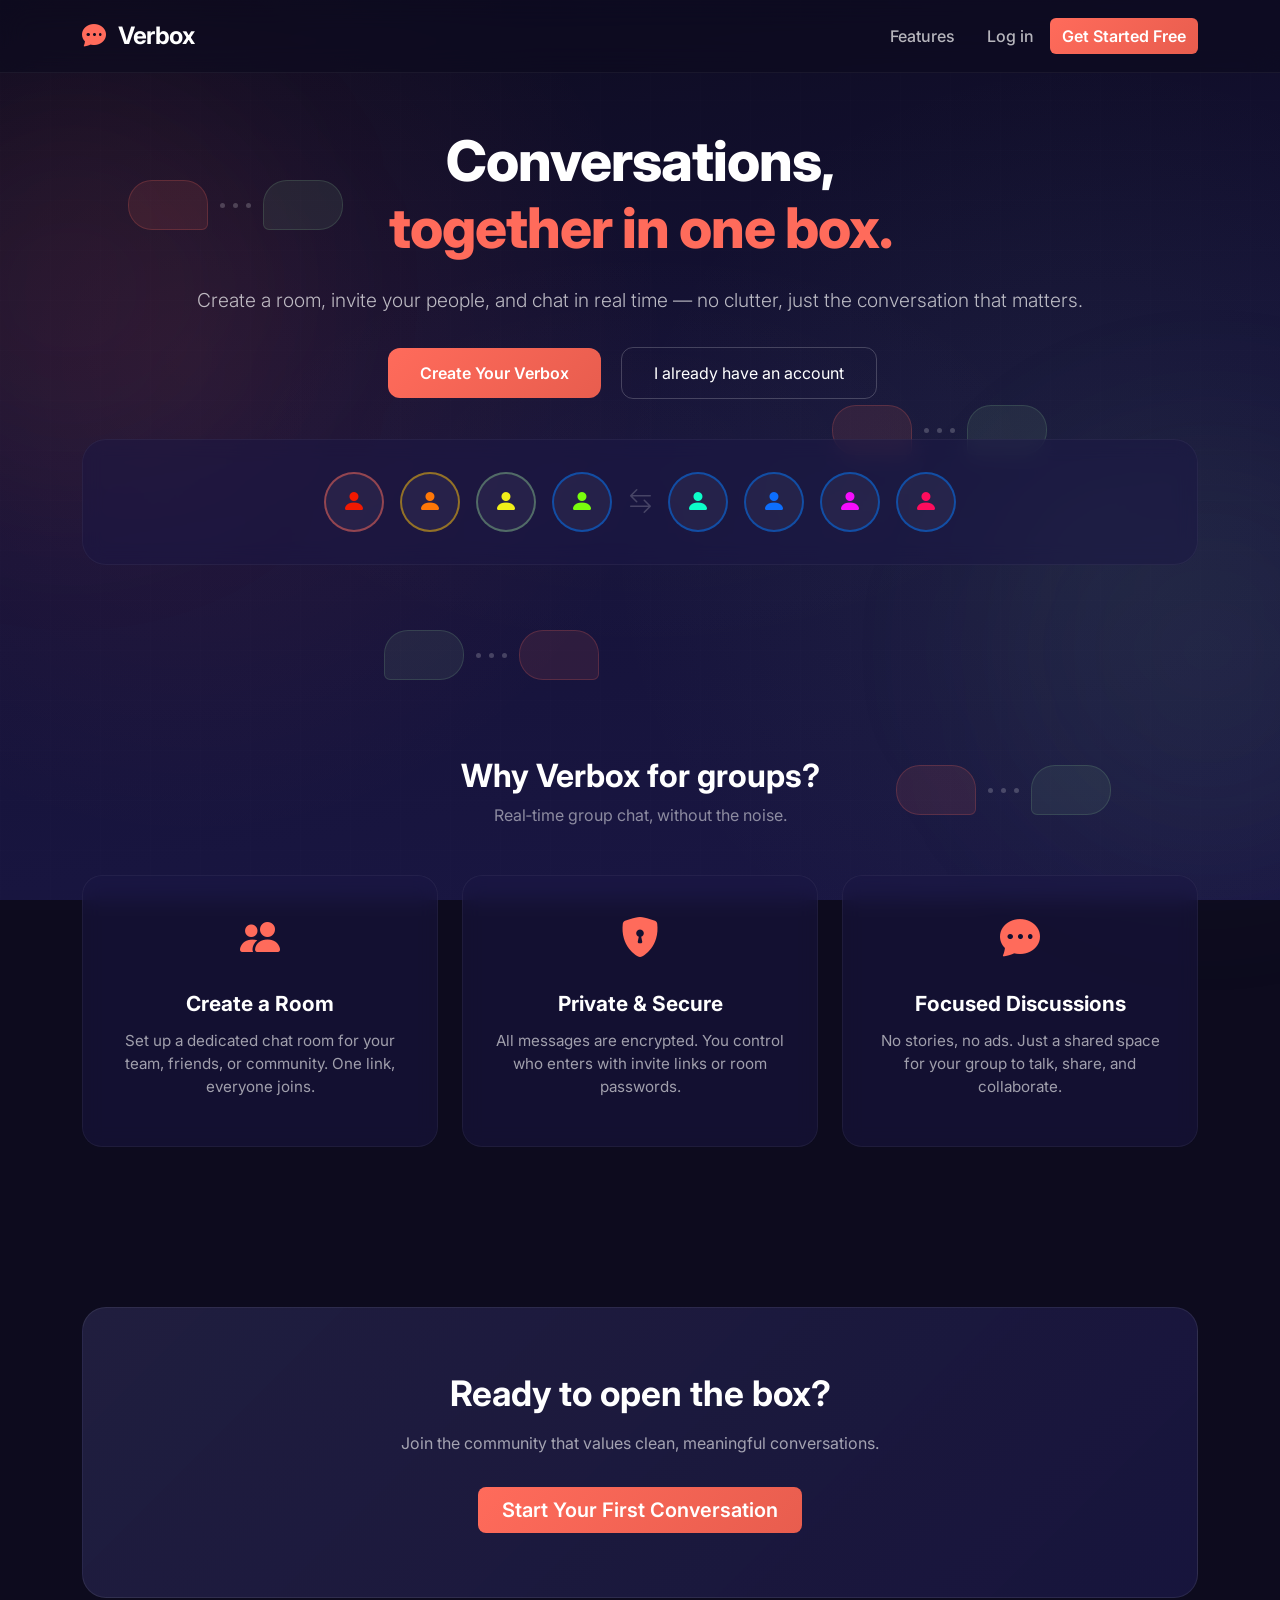
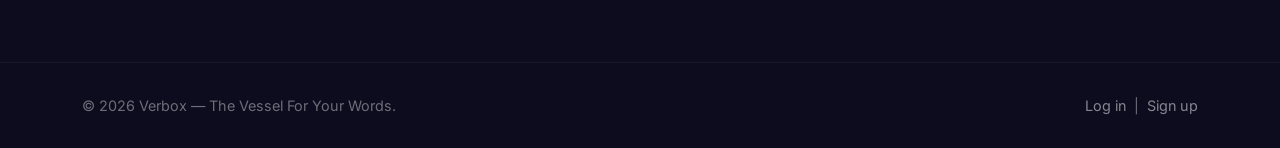
<file: public/index.html>
<!DOCTYPE html>
<html lang="en">
<head>
    <meta charset="UTF-8">
    <meta name="viewport" content="width=device-width, initial-scale=1.0">
    <title>Verbox – Group Chat, Simplified</title>
    <link rel="icon" type="image/svg+xml" href="./verbox-logo.svg">
    <link rel="preconnect" href="https://fonts.googleapis.com">
    <link rel="preconnect" href="https://fonts.gstatic.com" crossorigin>
    <link href="https://fonts.googleapis.com/css2?family=Inter:wght@300;400;500;600;700;800&display=swap" rel="stylesheet">
    <link href="https://cdn.jsdelivr.net/npm/bootstrap@5.3.2/dist/css/bootstrap.min.css" rel="stylesheet">
    <link href="https://cdn.jsdelivr.net/npm/bootstrap-icons@1.11.3/font/bootstrap-icons.css" rel="stylesheet">
    <style>
        * { margin: 0; padding: 0; box-sizing: border-box; }
        body { font-family: 'Inter', sans-serif; background: #0D0B1E; color: #fff; overflow-x: hidden; }
        .bg-wrapper { position: fixed; top: 0; left: 0; width: 100%; height: 100%; z-index: -1;
            background: radial-gradient(ellipse 800px 800px at 15% 40%, rgba(255, 107, 91, 0.08) 0%, transparent 60%),
                        radial-gradient(ellipse 800px 800px at 85% 60%, rgba(127, 182, 133, 0.08) 0%, transparent 60%),
                        radial-gradient(ellipse 600px 300px at 50% 50%, rgba(255,255,255,0.02) 0%, transparent 70%),
                        linear-gradient(170deg, #0D0B1E 0%, #151238 50%, #1A1744 100%); }
        .grid-overlay { position: fixed; top: 0; left: 0; width: 100%; height: 100%; z-index: 0; pointer-events: none; opacity: 0.03;
            background-image: linear-gradient(rgba(255,255,255,0.3) 1px, transparent 1px), linear-gradient(90deg, rgba(255,255,255,0.3) 1px, transparent 1px);
            background-size: 50px 50px; }
        .floating-pairs { position: fixed; top: 0; left: 0; width: 100%; height: 100%; z-index: 0; pointer-events: none; }
        .msg-pair { position: absolute; display: flex; align-items: center; gap: 0; animation: messageTravel 14s infinite ease-in-out; }
        .msg-left { width: 80px; height: 50px; background: rgba(255, 107, 91, 0.1); border: 1px solid rgba(255, 107, 91, 0.2); border-radius: 24px 24px 6px 24px; }
        .msg-right { width: 80px; height: 50px; background: rgba(127, 182, 133, 0.1); border: 1px solid rgba(127, 182, 133, 0.2); border-radius: 24px 24px 24px 6px; }
        .msg-dots { display: flex; gap: 8px; margin: 0 12px; }
        .msg-dots span { width: 5px; height: 5px; background: rgba(255,255,255,0.2); border-radius: 50%; animation: dotPulse 1.8s infinite ease-in-out; }
        .msg-dots span:nth-child(2) { animation-delay: 0.4s; } .msg-dots span:nth-child(3) { animation-delay: 0.8s; }
        @keyframes dotPulse { 0%,100% { opacity:0.2; transform:scale(0.8); } 50% { opacity:0.8; transform:scale(1.3); } }
        .msg-pair:nth-child(1) { top: 20%; left: 10%; animation-delay: 0s; }
        .msg-pair:nth-child(2) { top: 45%; left: 65%; animation-delay: -6s; }
        .msg-pair:nth-child(3) { top: 70%; left: 30%; animation-delay: -3s; flex-direction: row-reverse; }
        .msg-pair:nth-child(4) { top: 85%; left: 70%; animation-delay: -9s; }
        @keyframes messageTravel { 0% { transform: translateX(-60px); opacity:0.2; } 30% { opacity:0.7; } 60% { transform: translateX(60px); opacity:0.6; } 100% { transform: translateX(-60px); opacity:0.2; } }
        .person-orbs { position: fixed; top:0; left:0; width:100%; height:100%; z-index:-1; pointer-events:none; }
        .orb { position:absolute; border-radius:50%; filter:blur(90px); animation: orbBreathe 8s infinite ease-in-out; }
        .orb-a { width:400px; height:400px; background: rgba(255,107,91,0.06); top:10%; left:-10%; }
        .orb-b { width:400px; height:400px; background: rgba(127,182,133,0.06); top:50%; right:-10%; animation-delay: -4s; }
        @keyframes orbBreathe { 0%,100%{ transform:scale(1); opacity:0.4; } 50%{ transform:scale(1.2); opacity:0.8; } }
        .navbar { background: rgba(13, 11, 30, 0.6); backdrop-filter: blur(15px); border-bottom: 1px solid rgba(255,255,255,0.05); padding: 0.8rem 0; }
        .navbar-brand { font-weight: 700; font-size: 1.5rem; color: #fff !important; letter-spacing: -0.5px; }
        .navbar-brand i { color: #FF6B5B; margin-right: 0.5rem; }
        .nav-link { color: rgba(255,255,255,0.7) !important; margin-left: 1rem; font-weight: 500; transition: color 0.2s; }
        .nav-link:hover { color: #FF6B5B !important; }
        .btn-outline-light { border-color: rgba(255,255,255,0.2); color: #fff; }
        .btn-outline-light:hover { background: rgba(255,255,255,0.1); }
        .btn-primary { background: linear-gradient(135deg, #FF6B5B, #e85d4e); border: none; font-weight: 600; }
        .btn-primary:hover { background: linear-gradient(135deg, #FF7B6B, #FF6B5B); }
        .hero { padding: 8rem 0 6rem; position: relative; z-index: 2; }
        .hero h1 { font-size: 3.5rem; font-weight: 800; letter-spacing: -1px; line-height: 1.2; }
        .hero p { font-size: 1.2rem; color: rgba(255,255,255,0.7); margin: 1.5rem 0 2rem; }
        .hero .highlight { color: #FF6B5B; }
        .hero-buttons .btn { padding: 0.8rem 2rem; border-radius: 12px; margin-right: 1rem; margin-bottom: 0.5rem; }
        /* Hero visual – responsive scaling */
        .hero-visual { display: flex; justify-content: center; align-items: center; gap: 1rem; margin-top: 2rem; flex-wrap: wrap; border: 1px solid rgba(255,255,255,0.05); border-radius: 24px; padding: 2rem; background: rgba(26, 23, 68, 0.5); backdrop-filter: blur(10px); }
        .hero-person { width: 60px; height: 60px; border-radius: 50%; background: rgba(255,255,255,0.05); border: 2px solid rgba(255,255,255,0.1); display: flex; align-items: center; justify-content: center; font-size: 1.5rem; transition: all 0.2s; }
        .hero-person:nth-child(1) { border-color: rgba(255,107,91,0.5); color: #f11901; }
        .hero-person:nth-child(2) { border-color: rgba(255,193,7,0.5); color: #ff7707; }
        .hero-person:nth-child(3) { border-color: rgba(127,182,133,0.5); color: #f1ee19; }
        .hero-person:nth-child(4) { border-color: rgba(0,123,255,0.5); color: #79fd0d; }
        .hero-person:nth-child(5) { border-color: rgba(0,123,255,0.5); color: #0dfd19; }
        .hero-person:nth-child(6) { border-color: rgba(0,123,255,0.5); color: #0dfdc9; }
        .hero-person:nth-child(7) { border-color: rgba(0,123,255,0.5); color: #0d6efd; }
        .hero-person:nth-child(8) { border-color: rgba(0,123,255,0.5); color: #f50dfd; }
        .hero-person:nth-child(9) { border-color: rgba(0,123,255,0.5); color: #fd0d5d; }
        .hero-arrow { font-size: 1.5rem; color: rgba(255,255,255,0.2); animation: arrowPulse 1.5s infinite; }
        @keyframes arrowPulse { 0%,100% { opacity:0.3; } 50% { opacity:0.8; } }
        .features { padding: 6rem 0; position: relative; z-index: 2; }
        .feature-card { background: rgba(26, 23, 68, 0.5); backdrop-filter: blur(10px); border: 1px solid rgba(255,255,255,0.05); border-radius: 20px; padding: 2rem; text-align: center; transition: transform 0.3s, box-shadow 0.3s; }
        .feature-card:hover { transform: translateY(-8px); box-shadow: 0 20px 40px rgba(0,0,0,0.3); }
        .feature-icon { font-size: 2.5rem; color: #FF6B5B; margin-bottom: 1.5rem; }
        .feature-title { font-weight: 700; font-size: 1.3rem; margin-bottom: 0.8rem; }
        .feature-text { color: rgba(255,255,255,0.6); font-size: 0.95rem; }
        .cta-section { background: linear-gradient(135deg, rgba(45,43,85,0.6) 0%, rgba(26,23,68,0.8) 100%); border-radius: 24px; padding: 4rem 2rem; margin: 4rem 0; border: 1px solid rgba(255,255,255,0.08); text-align: center; }
        .cta-section h2 { font-weight: 700; font-size: 2.2rem; margin-bottom: 1rem; }
        .cta-section p { color: rgba(255,255,255,0.6); margin-bottom: 2rem; }
        footer { border-top: 1px solid rgba(255,255,255,0.05); padding: 2rem 0; color: rgba(255,255,255,0.4); font-size: 0.9rem; }
        footer a { color: rgba(255,255,255,0.5); text-decoration: none; } footer a:hover { color: #FF6B5B; }

        /* ===== RESPONSIVENESS – from 300px and above ===== */
        @media (max-width: 991.98px) {
            .hero { padding: 6rem 0 4rem; }
            .hero h1 { font-size: 2.8rem; }
            .hero-person { width: 50px; height: 50px; font-size: 1.3rem; }
            .hero-visual { padding: 1.5rem; }
        }
        @media (max-width: 767.98px) {
            .hero h1 { font-size: 2.2rem; }
            .hero p { font-size: 1rem; }
            .hero-person { width: 42px; height: 42px; font-size: 1.1rem; }
            .hero-arrow { font-size: 1.2rem; }
            .hero-visual { gap: 0.6rem; padding: 1.5rem; }
            .cta-section { padding: 3rem 1.5rem; }
            .cta-section h2 { font-size: 1.8rem; }
        }
        @media (max-width: 575.98px) {
            .hero { padding: 5rem 0 3rem; }
            .hero h1 { font-size: 1.9rem; }
            .hero p { font-size: 0.95rem; margin: 1rem 0 1.5rem; }
            .hero-buttons { flex-direction: column; align-items: center; }
            .hero-buttons .btn { display: block; width: 100%; margin-bottom: 0.5rem; }
            .hero-visual { gap: 0.5rem; padding: 1.2rem; }
            .hero-person { width: 38px; height: 38px; font-size: 1rem; }
            .hero-arrow { font-size: 1.1rem; }
            .features { padding: 4rem 0; }
            .cta-section h2 { font-size: 1.6rem; }
        }
        /* Very small screens (300px - 400px) */
        @media (max-width: 400px) {
            .hero h1 { font-size: 1.6rem; }
            .hero p { font-size: 0.85rem; }
            .hero-visual { gap: 0.3rem; padding: 0.8rem; }
            .hero-person { width: 32px; height: 32px; font-size: 0.85rem; border-width: 1.5px; }
            .hero-arrow { font-size: 0.9rem; }
            .hero-buttons .btn { font-size: 0.85rem; padding: 0.7rem 1.2rem; }
            .cta-section h2 { font-size: 1.4rem; }
            .cta-section p { font-size: 0.85rem; }
        }
    </style>
</head>
<body>
    <div class="bg-wrapper"></div><div class="grid-overlay"></div>
    <div class="person-orbs"><div class="orb orb-a"></div><div class="orb orb-b"></div></div>
    <div class="floating-pairs">
        <div class="msg-pair"><div class="msg-left"></div><div class="msg-dots"><span></span><span></span><span></span></div><div class="msg-right"></div></div>
        <div class="msg-pair"><div class="msg-left"></div><div class="msg-dots"><span></span><span></span><span></span></div><div class="msg-right"></div></div>
        <div class="msg-pair"><div class="msg-left"></div><div class="msg-dots"><span></span><span></span><span></span></div><div class="msg-right"></div></div>
        <div class="msg-pair"><div class="msg-left"></div><div class="msg-dots"><span></span><span></span><span></span></div><div class="msg-right"></div></div>
    </div>
    <nav class="navbar navbar-expand-lg fixed-top">
        <div class="container">
            <a class="navbar-brand" href="#"><i class="bi bi-chat-dots-fill"></i> Verbox</a>
            <button class="navbar-toggler" type="button" data-bs-toggle="collapse" data-bs-target="#navMenu"><span class="navbar-toggler-icon" style="filter: invert(1);"></span></button>
            <div class="collapse navbar-collapse" id="navMenu">
                <ul class="navbar-nav ms-auto align-items-center">
                    <li class="nav-item"><a class="nav-link" href="#features">Features</a></li>
                    <li class="nav-item"><a class="nav-link" href="/login.html">Log in</a></li>
                    <li class="nav-item ms-2"><a class="btn btn-primary" href="/signup.html">Get Started Free</a></li>
                </ul>
            </div>
        </div>
    </nav>
    <section class="hero">
        <div class="container text-center">
            <h1>Conversations,<br><span class="highlight">together in one box.</span></h1>
            <p class="lead">Create a room, invite your people, and chat in real time — no clutter, just the conversation that matters.</p>
            <div class="hero-buttons">
                <a href="/signup.html" class="btn btn-primary">Create Your Verbox</a>
                <a href="/login.html" class="btn btn-outline-light">I already have an account</a>
            </div>
            <div class="hero-visual">
                <div class="hero-person"><i class="bi bi-person-fill"></i></div>
                <div class="hero-person"><i class="bi bi-person-fill"></i></div>
                <div class="hero-person"><i class="bi bi-person-fill"></i></div>
                <div class="hero-person"><i class="bi bi-person-fill"></i></div>
                <span class="hero-arrow"><i class="bi bi-arrow-left-right"></i></span>
                <div class="hero-person"><i class="bi bi-person-fill"></i></div>
                <div class="hero-person"><i class="bi bi-person-fill"></i></div>
                <div class="hero-person"><i class="bi bi-person-fill"></i></div>
                <div class="hero-person"><i class="bi bi-person-fill"></i></div>
            </div>
        </div>
    </section>
    <section id="features" class="features">
        <div class="container">
            <div class="text-center mb-5">
                <h2 class="fw-bold">Why Verbox for groups?</h2>
                <p class="text-white-50">Real‑time group chat, without the noise.</p>
            </div>
            <div class="row g-4">
                <div class="col-md-4">
                    <div class="feature-card">
                        <div class="feature-icon"><i class="bi bi-people-fill"></i></div>
                        <h3 class="feature-title">Create a Room</h3>
                        <p class="feature-text">Set up a dedicated chat room for your team, friends, or community. One link, everyone joins.</p>
                    </div>
                </div>
                <div class="col-md-4">
                    <div class="feature-card">
                        <div class="feature-icon"><i class="bi bi-shield-lock-fill"></i></div>
                        <h3 class="feature-title">Private & Secure</h3>
                        <p class="feature-text">All messages are encrypted. You control who enters with invite links or room passwords.</p>
                    </div>
                </div>
                <div class="col-md-4">
                    <div class="feature-card">
                        <div class="feature-icon"><i class="bi bi-chat-dots-fill"></i></div>
                        <h3 class="feature-title">Focused Discussions</h3>
                        <p class="feature-text">No stories, no ads. Just a shared space for your group to talk, share, and collaborate.</p>
                    </div>
                </div>
            </div>
        </div>
    </section>
    <section class="container">
        <div class="cta-section">
            <h2>Ready to open the box?</h2>
            <p>Join the community that values clean, meaningful conversations.</p>
            <a href="/signup.html" class="btn btn-primary btn-lg px-4">Start Your First Conversation</a>
        </div>
    </section>
    <footer>
        <div class="container d-flex justify-content-between align-items-center flex-wrap">
            <span>© 2026 Verbox — The Vessel For Your Words.</span>
            <div><a href="/login.html">Log in</a><span class="mx-2">|</span><a href="/signup.html">Sign up</a></div>
        </div>
    </footer>
    <script src="https://cdn.jsdelivr.net/npm/bootstrap@5.3.2/dist/js/bootstrap.bundle.min.js"></script>
</body>
</html>
</file>
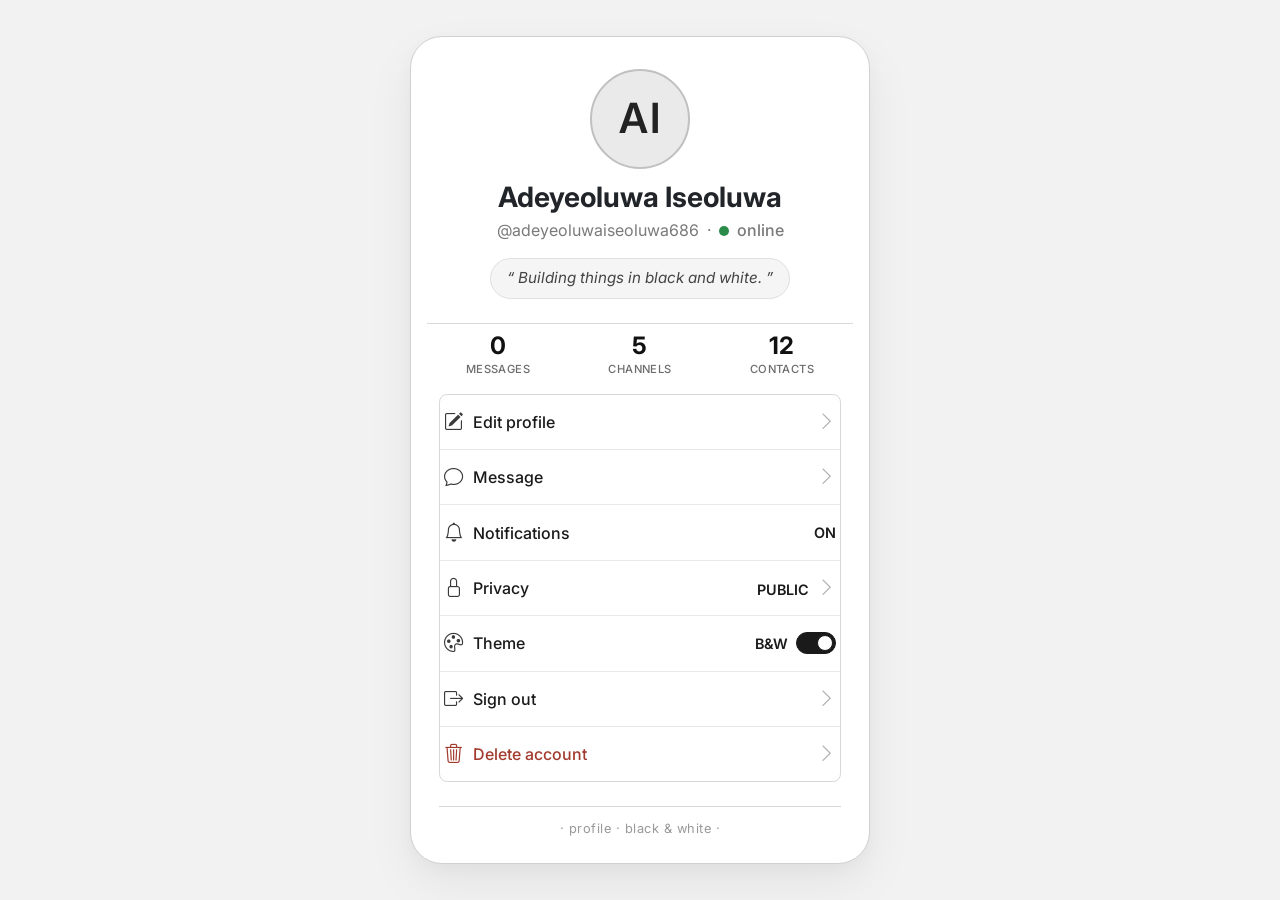
<file: public/Dashboard.html>
<!DOCTYPE html>
<html lang="en">
<head>
    <meta charset="UTF-8" />
    <meta name="viewport" content="width=device-width, initial-scale=1.0" />
    <title>Profile · B&W</title>
    <!-- Bootstrap 5 + Icons -->
    <link href="https://cdn.jsdelivr.net/npm/bootstrap@5.3.2/dist/css/bootstrap.min.css" rel="stylesheet" />
    <link rel="stylesheet" href="https://cdn.jsdelivr.net/npm/bootstrap-icons@1.11.3/font/bootstrap-icons.min.css" />
    <link rel="preconnect" href="https://fonts.googleapis.com" />
    <link rel="icon" type="image/svg+xml" href="./verbox-logo.svg">
    <link rel="preconnect" href="https://fonts.gstatic.com" crossorigin />
    <link href="https://fonts.googleapis.com/css2?family=Inter:opsz,wght@14..32,400;14..32,500;14..32,600;14..32,700&display=swap" rel="stylesheet" />
    <style>
        * {
            margin: 0;
            padding: 0;
            box-sizing: border-box;
        }

        body {
            background: #f2f2f2;
            font-family: 'Inter', -apple-system, BlinkMacSystemFont, 'Segoe UI', Roboto, sans-serif;
            min-height: 100vh;
            display: flex;
            align-items: center;
            justify-content: center;
            padding: 1.5rem;
            margin: 0;
        }

        .profile-card {
            max-width: 460px;
            width: 100%;
            background: #ffffff;
            border: 1px solid #d0d0d0;
            border-radius: 2rem;
            box-shadow: 0 20px 50px rgba(0, 0, 0, 0.06), 0 6px 18px rgba(0, 0, 0, 0.03);
            padding: 2rem 1.75rem 1.5rem;
            transition: box-shadow 0.2s ease;
        }

        .profile-card:hover {
            box-shadow: 0 24px 64px rgba(0, 0, 0, 0.08);
        }

        /* Avatar */
        .avatar-wrapper {
            width: 100px;
            height: 100px;
            margin: 0 auto 0.75rem;
            border-radius: 50%;
            border: 2px solid #c0c0c0;
            background: #eaeaea;
            display: flex;
            align-items: center;
            justify-content: center;
            font-size: 2.6rem;
            font-weight: 600;
            color: #222;
            letter-spacing: 2px;
            user-select: none;
        }

        /* Status dot */
        .online-dot {
            display: inline-block;
            width: 10px;
            height: 10px;
            border-radius: 50%;
            background: #2b8c4a;
            margin-right: 4px;
        }

        /* Quote */
        .quote {
            font-size: 0.95rem;
            font-style: italic;
            color: #444;
            background: #f5f5f5;
            padding: 0.5rem 1rem;
            border-radius: 40px;
            display: inline-block;
            border: 1px solid #e0e0e0;
        }

        /* Stats row */
        .stat-item {
            text-align: center;
        }
        .stat-item .number {
            font-size: 1.5rem;
            font-weight: 700;
            color: #111;
            line-height: 1.2;
        }
        .stat-item .label {
            font-size: 0.7rem;
            text-transform: uppercase;
            letter-spacing: 0.04em;
            color: #6c6c6c;
            font-weight: 500;
        }

        /* List items */
        .list-group-item {
            border: none;
            border-bottom: 1px solid #e8e8e8;
            padding: 0.8rem 0.25rem;
            background: transparent;
            color: #1a1a1a;
            transition: background 0.15s;
            cursor: default;
        }
        .list-group-item:last-child {
            border-bottom: none;
        }
        .list-group-item:hover {
            background: #f5f5f5;
        }
        .list-group-item i {
            width: 1.8rem;
            color: #3a3a3a;
            font-size: 1.2rem;
        }
        .list-group-item .item-label {
            flex: 1;
            font-weight: 500;
        }
        .list-group-item .item-value {
            color: #6c6c6c;
            font-size: 0.9rem;
            font-weight: 400;
        }
        .list-group-item .item-value .bi-chevron-right {
            color: #b0b0b0;
            margin-left: 4px;
        }

        /* Toggle switch (custom) */
        .toggle-bw {
            display: inline-block;
            width: 40px;
            height: 22px;
            background: #d0d0d0;
            border-radius: 40px;
            position: relative;
            cursor: pointer;
            transition: background 0.2s;
            border: 1px solid #b0b0b0;
        }
        .toggle-bw.active {
            background: #1a1a1a;
            border-color: #1a1a1a;
        }
        .toggle-bw::after {
            content: '';
            width: 16px;
            height: 16px;
            background: #fff;
            border-radius: 50%;
            position: absolute;
            top: 2px;
            left: 2px;
            transition: transform 0.2s;
            border: 1px solid #b0b0b0;
        }
        .toggle-bw.active::after {
            transform: translateX(18px);
            border-color: #1a1a1a;
        }

        .btn-signout {
            border: 1px solid #b0b0b0;
            color: #1a1a1a;
            background: transparent;
            transition: all 0.2s;
            border-radius: 40px;
            padding: 0.5rem 1.5rem;
            font-weight: 500;
        }
        .btn-signout:hover {
            background: #f0f0f0;
            border-color: #8a8a8a;
        }

        .btn-delete {
            border: 1px solid #b0b0b0;
            color: #1a1a1a;
            background: transparent;
            transition: all 0.2s;
            border-radius: 40px;
            padding: 0.5rem 1.5rem;
            font-weight: 500;
        }
        .btn-delete:hover {
            background: #f5f5f5;
            border-color: #b0b0b0;
            color: #c0392b;
        }
        .btn-delete i {
            color: #a33a2e;
        }

        .footer-note {
            font-size: 0.8rem;
            color: #999;
            letter-spacing: 0.5px;
        }

        .border-light-gray {
            border-color: #d8d8d8 !important;
        }
        .text-muted-light {
            color: #7a7a7a;
        }

        /* Modal override */
        .modal-content {
            border-radius: 1.5rem;
            border: 1px solid #ccc;
        }
        .modal-header,
        .modal-footer {
            border-color: #ddd;
        }

        @media (max-width: 480px) {
            .profile-card {
                padding: 1.5rem 1.25rem;
            }
        }
    </style>
</head>
<body>

    <div class="profile-card">

        <!-- Avatar -->
        <div class="avatar-wrapper">AI</div>

        <!-- Name & handle -->
        <div class="text-center">
            <h3 class="fw-bold mb-0">Adeyeoluwa Iseoluwa</h3>
            <div class="text-muted-light fs-6 mt-1">
                <span>@adeyeoluwaiseoluwa686</span>
                <span class="mx-1">·</span>
                <span class="online-dot"></span>
                <span class="fw-medium">online</span>
            </div>
        </div>

        <!-- Quote -->
        <div class="text-center mt-3">
            <span class="quote">“ Building things in black and white. ”</span>
        </div>

        <!-- Stats -->
        <div class="row mt-4 pt-2 border-top border-light-gray">
            <div class="col-4 stat-item">
                <div class="number">0</div>
                <div class="label">Messages</div>
            </div>
            <div class="col-4 stat-item">
                <div class="number">5</div>
                <div class="label">Channels</div>
            </div>
            <div class="col-4 stat-item">
                <div class="number">12</div>
                <div class="label">Contacts</div>
            </div>
        </div>

        <!-- Action list -->
        <div class="mt-3">
            <div class="list-group list-group-flush rounded-3 border border-light-gray overflow-hidden">

                <!-- Edit profile -->
                <div class="list-group-item d-flex align-items-center">
                    <i class="bi bi-pencil-square"></i>
                    <span class="item-label">Edit profile</span>
                    <span class="item-value"><i class="bi bi-chevron-right"></i></span>
                </div>

                <!-- Message -->
                <div class="list-group-item d-flex align-items-center">
                    <i class="bi bi-chat"></i>
                    <span class="item-label">Message</span>
                    <span class="item-value"><i class="bi bi-chevron-right"></i></span>
                </div>

                <!-- Notifications -->
                <div class="list-group-item d-flex align-items-center">
                    <i class="bi bi-bell"></i>
                    <span class="item-label">Notifications</span>
                    <span class="item-value">
                        <span class="fw-semibold" style="color:#1a1a1a;">ON</span>
                    </span>
                </div>

                <!-- Privacy -->
                <div class="list-group-item d-flex align-items-center">
                    <i class="bi bi-lock"></i>
                    <span class="item-label">Privacy</span>
                    <span class="item-value">
                        <span class="fw-semibold" style="color:#1a1a1a;">PUBLIC</span>
                        <i class="bi bi-chevron-right"></i>
                    </span>
                </div>

                <!-- Theme -->
                <div class="list-group-item d-flex align-items-center">
                    <i class="bi bi-palette"></i>
                    <span class="item-label">Theme</span>
                    <span class="item-value d-flex align-items-center gap-2">
                        <span class="fw-semibold" style="color:#1a1a1a;">B&W</span>
                        <!-- custom toggle (just for show) -->
                        <span class="toggle-bw active"></span>
                    </span>
                </div>

                <!-- Sign out (as list item) -->
                <div class="list-group-item d-flex align-items-center">
                    <i class="bi bi-box-arrow-right"></i>
                    <span class="item-label">Sign out</span>
                    <span class="item-value"><i class="bi bi-chevron-right"></i></span>
                </div>

                <!-- Delete account (as list item, danger style) -->
                <div class="list-group-item d-flex align-items-center" style="border-bottom: none;">
                    <i class="bi bi-trash3" style="color:#a33a2e;"></i>
                    <span class="item-label" style="color:#a33a2e;">Delete account</span>
                    <span class="item-value"><i class="bi bi-chevron-right" style="color:#b0b0b0;"></i></span>
                </div>

            </div>
        </div>

        <!-- Footer -->
        <div class="text-center mt-4 pt-2 border-top border-light-gray">
            <span class="footer-note">· profile · black & white ·</span>
        </div>

    </div>

    <!-- Optional delete modal (triggered by the Delete account item) -->
    <div class="modal fade" id="deleteModal" tabindex="-1" aria-labelledby="deleteModalLabel" aria-hidden="true">
        <div class="modal-dialog modal-dialog-centered">
            <div class="modal-content">
                <div class="modal-header border-0 pb-0">
                    <h5 class="modal-title fw-bold" id="deleteModalLabel">
                        <i class="bi bi-exclamation-triangle-fill me-2" style="color: #a33a2e;"></i>Delete Account
                    </h5>
                    <button type="button" class="btn-close" data-bs-dismiss="modal" aria-label="Close"></button>
                </div>
                <div class="modal-body pt-3">
                    <p class="mb-2">Are you sure you want to delete your account? This action is <strong>permanent</strong> and cannot be undone.</p>
                    <p class="text-muted-light small">All your messages, channels, and contacts will be lost forever.</p>
                    <div class="form-check mt-3">
                        <input class="form-check-input" type="checkbox" value="" id="confirmCheck">
                        <label class="form-check-label small" for="confirmCheck">
                            I understand the consequences
                        </label>
                    </div>
                </div>
                <div class="modal-footer border-0 pt-0">
                    <button type="button" class="btn btn-outline-secondary rounded-pill px-4" data-bs-dismiss="modal">Cancel</button>
                    <button type="button" class="btn btn-dark rounded-pill px-4" id="confirmDeleteBtn" disabled>
                        <i class="bi bi-trash3 me-1"></i> Delete permanently
                    </button>
                </div>
            </div>
        </div>
    </div>

    <!-- Bootstrap JS -->
    <script src="https://cdn.jsdelivr.net/npm/bootstrap@5.3.2/dist/js/bootstrap.bundle.min.js">
    </script>
    <script>
        // Enable delete button only when checkbox is checked
        document.addEventListener('DOMContentLoaded', function() {
            // Attach click handler to the delete account list item to open modal
            const deleteItem = document.querySelector('.list-group-item .bi-trash3')?.closest('.list-group-item');
            if (deleteItem) {
                deleteItem.style.cursor = 'pointer';
                deleteItem.addEventListener('click', function() {
                    const modal = new bootstrap.Modal(document.getElementById('deleteModal'));
                    modal.show();
                });
            }

            const checkbox = document.getElementById('confirmCheck');
            const deleteBtn = document.getElementById('confirmDeleteBtn');

            if (checkbox && deleteBtn) {
                checkbox.addEventListener('change', function() {
                    deleteBtn.disabled = !this.checked;
                    if (this.checked) {
                        deleteBtn.classList.remove('btn-dark');
                        deleteBtn.classList.add('btn-danger');
                    } else {
                        deleteBtn.classList.remove('btn-danger');
                        deleteBtn.classList.add('btn-dark');
                    }
                });
            }

            const confirmDeleteBtn = document.getElementById('confirmDeleteBtn');
            if (confirmDeleteBtn) {
                confirmDeleteBtn.addEventListener('click', function() {
                    alert('Account deleted (demo) — redirect or clear session.');
                    const modal = bootstrap.Modal.getInstance(document.getElementById('deleteModal'));
                    if (modal) modal.hide();
                });
            }
        });
    </script>

</body>
</html>
</file>
